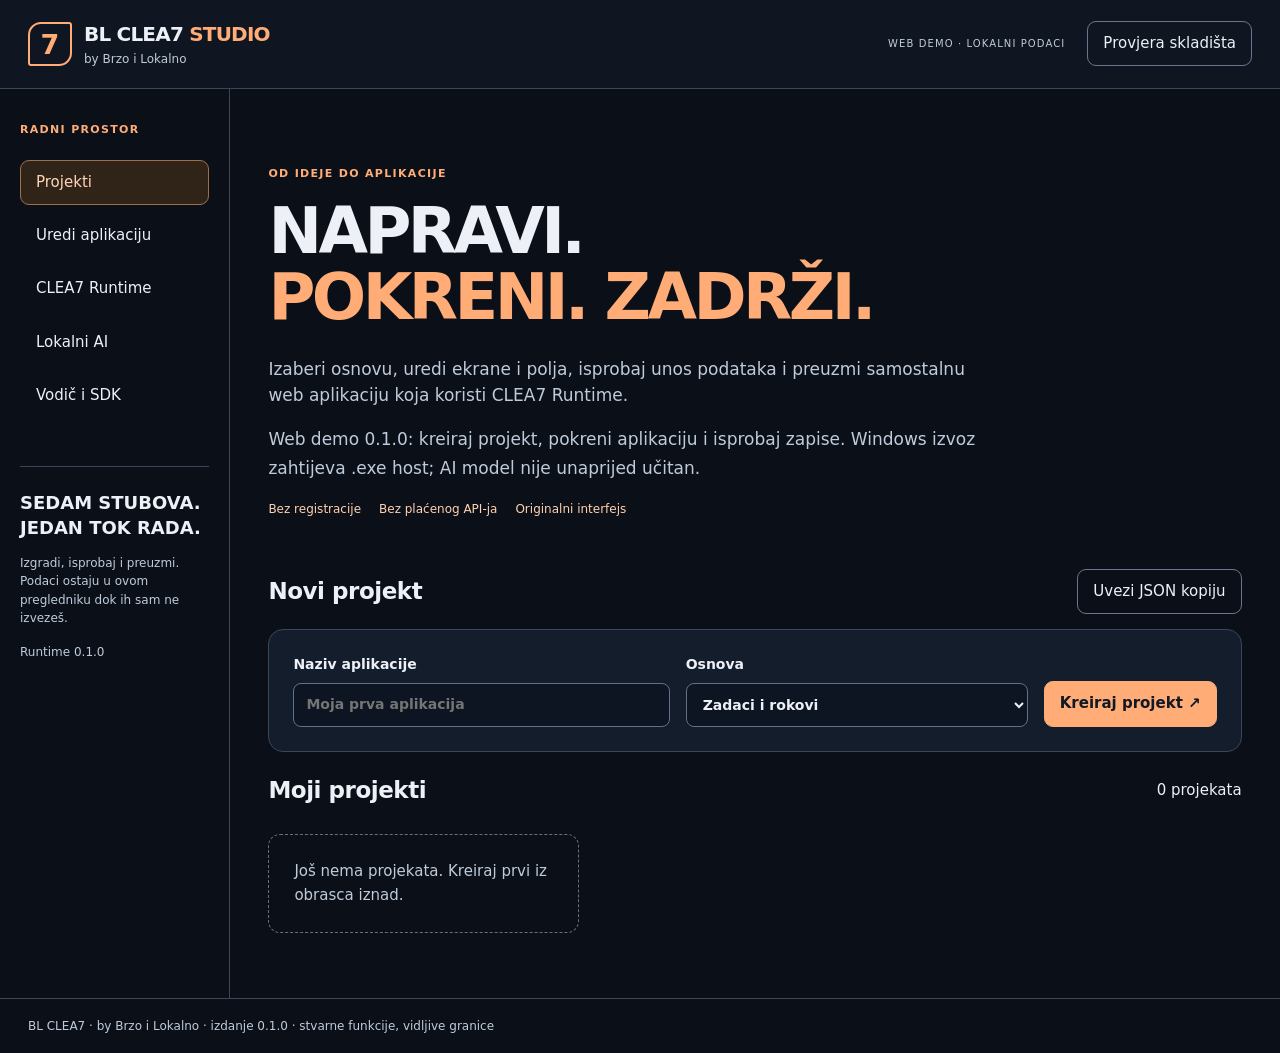
<file: clea7-demo/index.html>
<!doctype html><html lang="bs"><head><meta name="robots" content="noindex, nofollow"><meta charset="utf-8"><meta name="viewport" content="width=device-width,initial-scale=1"><meta name="theme-color" content="#0b1018"><meta name="description" content="BL CLEA7 Studio i Runtime — lokalni projekti, stvarne aplikacije i provjerljivo izvršavanje."><meta http-equiv="Content-Security-Policy" content="default-src 'self'; script-src 'self' 'wasm-unsafe-eval' https://esm.run https://cdn.jsdelivr.net; style-src 'self'; img-src 'self' data:; connect-src 'self' http://127.0.0.1:* https://esm.run https://cdn.jsdelivr.net https://huggingface.co https://*.huggingface.co https://*.xethub.hf.co https://raw.githubusercontent.com; worker-src 'self' blob:; object-src 'none'; base-uri 'none'; form-action 'none'"><link rel="icon" href="./icon.svg" type="image/svg+xml"><link rel="stylesheet" href="./studio.css"><title>BL CLEA7 Studio · by Brzo i Lokalno</title></head><body>
<a class="skip" href="#main">Preskoči navigaciju</a>
<header class="top"><a class="brand" href="./index.html"><span class="logo" aria-hidden="true">7</span><span><b>BL CLEA7 <em>STUDIO</em></b><small>by Brzo i Lokalno</small></span></a><span class="edition">WEB DEMO · LOKALNI PODACI</span><button id="storage-info" class="ghost" type="button">Provjera skladišta</button></header>
<div class="shell"><aside class="sidebar"><span class="eyebrow">RADNI PROSTOR</span><nav aria-label="Glavna navigacija"><button data-tab="projects" aria-pressed="true">Projekti</button><button data-tab="designer" aria-pressed="false">Uredi aplikaciju</button><button data-tab="runtime" aria-pressed="false">CLEA7 Runtime</button><button data-tab="ai" aria-pressed="false">Lokalni AI</button><button data-tab="guide" aria-pressed="false">Vodič i SDK</button></nav><div class="side-note"><b>SEDAM STUBOVA.<br>JEDAN TOK RADA.</b><p>Izgradi, isprobaj i preuzmi. Podaci ostaju u ovom pregledniku dok ih sam ne izvezeš.</p><span id="runtime-version">Runtime 0.1.0</span></div></aside>
<main id="main"><p id="global-status" role="status" aria-live="polite"></p>
<section id="tab-projects" class="panel"><div class="hero"><span class="eyebrow">OD IDEJE DO APLIKACIJE</span><h1>NAPRAVI.<br><em>POKRENI. ZADRŽI.</em></h1><p>Izaberi osnovu, uredi ekrane i polja, isprobaj unos podataka i preuzmi samostalnu web aplikaciju koja koristi CLEA7 Runtime.</p><p class="fine">Web demo 0.1.0: kreiraj projekt, pokreni aplikaciju i isprobaj zapise. Windows izvoz zahtijeva .exe host; AI model nije unaprijed učitan.</p><div class="hero-line"><span>Bez registracije</span><span>Bez plaćenog API-ja</span><span>Originalni interfejs</span></div></div>
<div class="section-head"><h2>Novi projekt</h2><button id="import-project" class="ghost" type="button">Uvezi JSON kopiju</button></div><form id="new-project-form" class="new-project"><label>Naziv aplikacije<input id="new-name" maxlength="120" placeholder="Moja prva aplikacija" required></label><label>Osnova<select id="new-kind"><option value="tasks">Zadaci i rokovi</option><option value="inventory">Zalihe i stavke</option><option value="orders">Radni nalozi</option><option value="contacts">Kontakti i bilješke</option></select></label><button class="primary" type="submit">Kreiraj projekt ↗</button></form><div class="section-head"><h2>Moji projekti</h2><span id="project-count"></span></div><div id="project-list" class="project-grid"></div></section>
<section id="tab-designer" class="panel" hidden><div class="section-head"><div><span class="eyebrow">UREĐIVANJE / STVARNA APLIKACIJA</span><h1 id="designer-title">Otvori projekt</h1></div><div class="actions"><button id="undo" type="button">Poništi</button><button id="redo" type="button">Vrati</button><button id="save-project" class="primary" type="button">Sačuvaj projekt</button></div></div><div id="designer-empty" class="empty">Kreiraj ili otvori projekt u rubrici Projekti.</div><div id="designer-content" hidden><div class="actions toolbar"><button id="run-app" class="primary" type="button">Pokreni aplikaciju ↗</button><button id="export-html" type="button">Preuzmi aplikaciju · HTML</button><button id="export-json" type="button">Projekt + podaci · JSON</button><button id="history" type="button">Prethodne verzije</button><button id="export-windows" type="button">Windows paket</button></div>
<div class="design-grid"><div class="editor-card"><h2>Identitet</h2><label>Naziv<input id="app-name" maxlength="120"></label><label>Opis<textarea id="app-description" maxlength="1000" rows="3"></textarea></label><label>Akcent<select id="app-accent"><option value="#ffac77">Topla narandžasta</option><option value="#79c9ff">Plava</option><option value="#bda3ff">Ljubičasta</option><option value="#6ee7b7">Zelena</option><option value="#fb91bd">Ružičasta</option></select></label><h2>Ekrani</h2><label>Odabrani ekran<select id="screen-picker"></select></label><label>Naziv ekrana<input id="screen-name" maxlength="120"></label><div class="actions"><button id="add-screen" type="button">Dodaj ekran</button><button id="remove-screen" type="button">Ukloni ekran</button></div><p class="fine">Promjena naziva zadržava identitet. Uklanjanje polja skriva njegove ranije vrijednosti; kopija podataka ih zadržava.</p></div>
<div class="editor-card"><div class="section-head"><h2>Polja i pravila</h2><button id="add-field" type="button">Dodaj polje</button></div><div id="field-list"></div><details><summary>Napredno: deklarativni projekt</summary><label>JSON projekta<textarea id="schema-editor" spellcheck="false" rows="16"></textarea></label><button id="apply-schema" type="button">Provjeri i primijeni JSON</button><p class="fine">Format ne izvršava proizvoljni JavaScript, HTML ili sistemske naredbe.</p></details></div></div><div class="editor-card"><h2>Pregled aktivnog ekrana</h2><div id="screen-preview"></div><p class="fine">Za stvarni unos, spremanje, pretragu i izvoz koristi Pokreni aplikaciju.</p></div></div></section>
<section id="tab-runtime" class="panel" hidden><span class="eyebrow">JEZGRA / BL CLEA7 RUNTIME</span><h1>VIDI ŠTA<br><em>ZAISTA RADI.</em></h1><div class="actions"><button id="refresh-runtime" type="button">Osvježi stanje</button><button id="run-lab" class="primary" type="button">Pokreni dokaz cachea i izolacije</button><button id="clear-cache" type="button">Obriši cache</button><label class="check"><input id="eco-mode" type="checkbox">Štedljivi režim: bez novih cache upisa</label></div><p class="fine">Štedljivi režim nije dokaz manje potrošnje baterije. Mjerenja energije zahtijevaju stvarni uređaj.</p><div id="runtime-metrics" class="metric-grid"></div><div id="pillars" class="pillar-grid"></div><div id="native-runtime-panel" class="editor-card" hidden><h2>Windows procesni runtime</h2><p>Ovo je stanje SDK jezgre u .exe hostu. Browser poslovi iznad imaju zaseban izvršni adapter.</p><button id="native-proof" type="button">Provjeri dvije aplikacije na Windows jezgri</button><pre id="native-state">Provjera nije pokrenuta.</pre></div><h2>Laboratorij</h2><pre id="lab-results">Dokaz još nije pokrenut.</pre><h2>Zadaci</h2><div id="task-list"></div><h2>Dnevnik odluka</h2><div id="runtime-log"></div></section>
<section id="tab-ai" class="panel" hidden><span class="eyebrow">AI / LOKALNA OBRADA</span><h1>ASISTENT.<br><em>TI ODLUČUJEŠ.</em></h1><p>AI može predložiti strukturu aplikacije i objasniti projekt. Prijedlog se provjerava i primjenjuje tek kada ga prihvatiš. Model može pogriješiti.</p><div id="native-ai-panel" class="editor-card" hidden><h2>Windows lokalni CPU model</h2><p>Za računare bez WebGPU možeš povezati lokalni llama-server. Model se ne šalje vanjskom AI servisu; njegovo instaliranje je zaseban korak.</p><label>Adresa lokalnog modela<input id="native-ai-url" value="http://127.0.0.1:8081"></label><label>Identitet modela<input id="native-ai-model" placeholder="local"></label><button id="connect-native-ai" type="button">Provjeri lokalni CPU model</button></div><div class="editor-card"><h2>Model u pregledniku</h2><p>Qwen2.5 0.5B uz WebLLM. Zahtijeva WebGPU i preuzimanje velikih modelskih datoteka. Na starijem laptopu možda neće raditi; osnovni Studio ne zahtijeva AI.</p><label class="check"><input id="ai-consent" type="checkbox">Želim preuzeti izvršno okruženje i model s CDN-a i Hugging Facea. Obrada upita je lokalna; tim servisima se šalju zahtjevi za datoteke.</label><div class="actions"><button id="load-ai" class="primary" type="button">Provjeri uređaj i učitaj model</button><button id="unload-ai" type="button">Oslobodi model iz memorije</button><button id="delete-ai-cache" type="button">Obriši preuzete AI datoteke</button></div><p id="ai-status" role="status">Model nije učitan. Nema automatskog preuzimanja.</p></div><form id="ai-form" class="editor-card"><label>Šta želiš napraviti ili promijeniti?<textarea id="ai-prompt" maxlength="6000" rows="5" placeholder="Aplikacija za knjige: naslov, autor, datum čitanja i bilješka." required></textarea></label><div class="actions"><button id="ask-ai" class="primary" type="submit">Pitaj lokalni AI</button><button id="design-ai" type="button">Predloži izmjenu otvorenog projekta</button></div><pre id="ai-answer">Odgovor se prikazuje samo nakon stvarnog izvršavanja modela.</pre><button id="apply-ai" type="button" hidden>Pregledaj i prihvati prijedlog</button></form></section>
<section id="tab-guide" class="panel" hidden><span class="eyebrow">KORIŠTENJE / ODGOVORNOST</span><h1>TVORAC SI.<br><em>ZADRŽI KONTROLU.</em></h1><div class="guide-grid"><article class="editor-card"><h2>Prva aplikacija</h2><ol><li>Kreiraj projekt iz stvarnog predloška.</li><li>Promijeni naziv, ekrane i polja.</li><li>Sačuvaj, pa pokreni aplikaciju.</li><li>Dodaj zapis, uredi ga i provjeri pretragu.</li><li>Preuzmi HTML i JSON kopiju; otvori HTML iz foldera.</li></ol><p>HTML radi samostalno s ugrađenim CLEA7 runtimeom. Podaci su odvojeni po pregledniku i domeni. JSON kopija služi za prenos i oporavak.</p></article><article class="editor-card"><h2>SDK za web aplikacije</h2><pre>const runtime = new CLEA7.Runtime();
const result = await runtime.run(
  'moja-aplikacija', 'table.stats',
  {rows: [{iznos: 15}, {iznos: 25}]},
  {dependencies: {schema: 1}}
);</pre><p>Operacije: text.transform, data.filter, table.stats. Ulazi, verzije, zavisnosti i prostor aplikacije ulaze u identitet cachea. Nema izvršavanja proizvoljnog koda iz projekta.</p><button id="download-sdk" type="button">Preuzmi browser SDK</button></article><article class="editor-card"><h2>Privatnost i granice</h2><p>Projektni podaci ostaju lokalno. Nema analitike, računa, plaćenih API-ja ili automatskog slanja sadržaja. AI datoteke preuzimaju se samo nakon pristanka. AI koristi resurse.</p><p>Web Worker odvaja posao od interfejsa, ali nije potpuna sigurnosna granica za nepouzdan kod. Nema potvrđenog per-worker RAM ograničenja, tvrdnje o nultoj energiji ili garantovane novosti.</p></article><article class="editor-card"><h2>Originalnost i licence</h2><p>Studio, projektni format i koordinacioni kod napisani su za ovaj projekt. Korištenje standardnih browser i Windows funkcija nije kopiranje izvornog koda tih sistema.</p><p>Opcioni AI koristi WebLLM (Apache-2.0) i Qwen2.5 0.5B (Apache-2.0); to nisu naši modeli. Potrebne obavijesti prate distribuciju. Naziv CLEA7 još nije pravno odobren.</p></article></div></section>
</main></div><footer class="bottom">BL CLEA7 · by Brzo i Lokalno · izdanje 0.1.0 · stvarne funkcije, vidljive granice</footer>
<dialog id="review-dialog" aria-labelledby="review-title"><h2 id="review-title">Pregled</h2><div id="review-content"></div><div class="actions"><button id="review-accept" class="primary" type="button">Prihvati</button><button id="review-close" type="button">Zatvori</button></div></dialog>
<input id="file-import" type="file" accept=".json" hidden>
<script src="./runtime.js" defer></script><script src="./schema.js" defer></script><script src="./app.js" defer></script><script src="./ai-browser.js" defer></script><script src="./studio.js" defer></script></body></html>
</file>
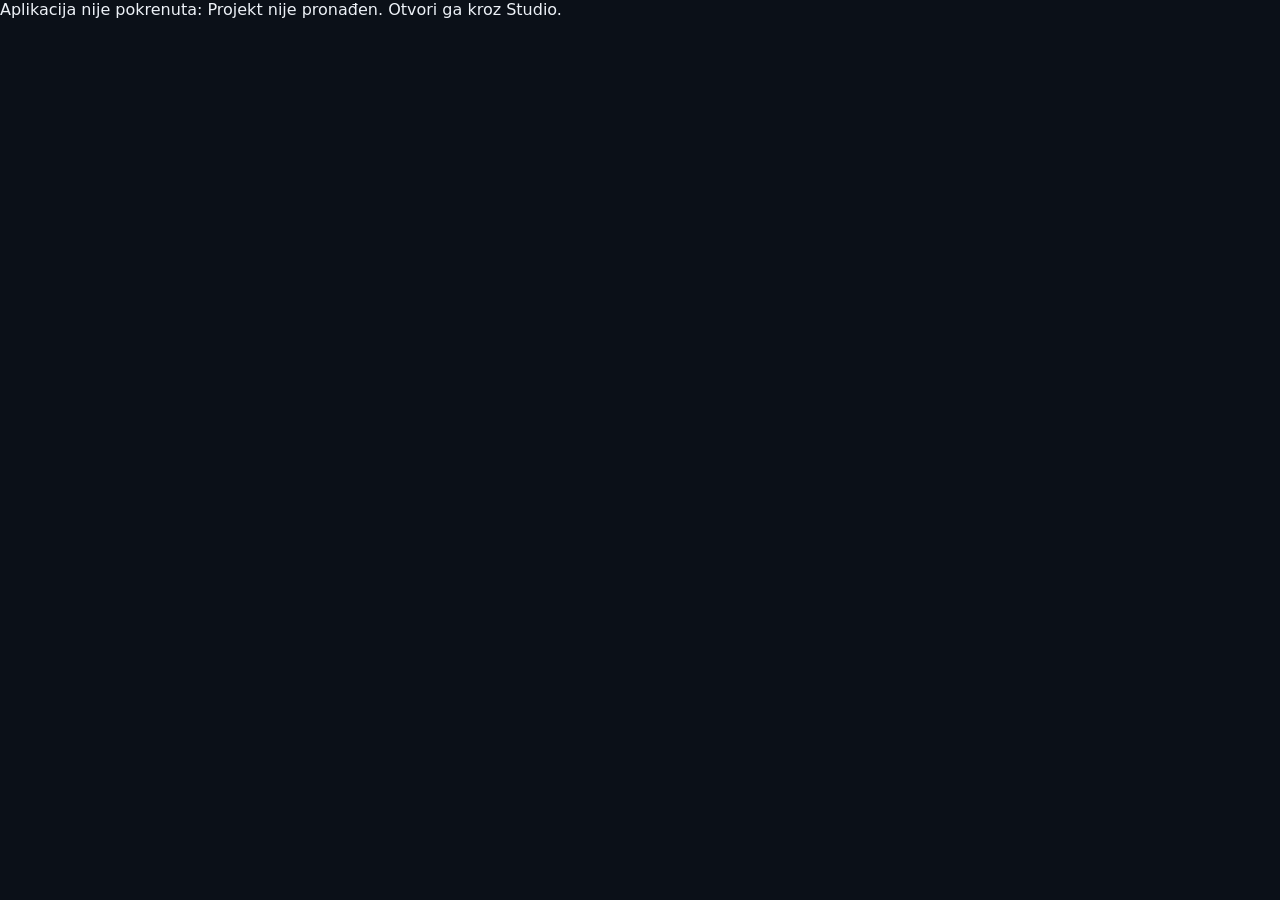
<file: clea7-demo/app.html>
<!doctype html><html lang="bs"><head><meta name="robots" content="noindex, nofollow"><meta charset="utf-8"><meta name="viewport" content="width=device-width,initial-scale=1"><link rel="icon" href="./icon.svg"><link rel="stylesheet" href="./app.css"><title>CLEA7 aplikacija</title></head><body><p>Provjera projekta…</p><script src="./runtime.js" defer></script><script src="./schema.js" defer></script><script src="./app.js" defer></script><script src="./app-bootstrap.js" defer></script></body></html>
</file>
<file: clea7-demo/studio.css>
:root{color-scheme:dark;--bg:#0b1018;--card:#141d2b;--line:#3b465a;--ink:#edf1f7;--muted:#bfcbda;--accent:#ffac77;font:15px/1.55 system-ui,-apple-system,BlinkMacSystemFont,'Segoe UI',sans-serif}*{box-sizing:border-box}body{margin:0;background:var(--bg);color:var(--ink)}a{color:inherit;text-decoration:none}button,input,textarea,select{font:inherit;color:inherit}button{min-height:44px;border:1px solid #69778e;background:#192335;border-radius:9px;padding:10px 15px;cursor:pointer}button:hover{background:#243149}button.primary{background:var(--accent);border-color:var(--accent);color:#111925;font-weight:750}button.ghost{background:transparent}button:disabled{opacity:.55;cursor:default}input,select,textarea{width:100%;min-height:44px;border:1px solid #637188;border-radius:8px;background:#0d1522;padding:10px 12px}textarea{resize:vertical}label{display:grid;gap:7px;font-size:14px;font-weight:650}label.check{display:flex;gap:10px;align-items:start;font-weight:400}label.check input{width:18px;min-height:18px;accent-color:var(--accent);margin-top:4px}button:focus-visible,a:focus-visible,input:focus-visible,textarea:focus-visible,select:focus-visible,summary:focus-visible{outline:3px solid #ffe9a0;outline-offset:4px}.skip{position:fixed;top:-100px;background:#ffac77;color:#111;padding:12px;z-index:10}.skip:focus{top:10px}.top{display:flex;align-items:center;gap:22px;padding:19px 28px;border-bottom:1px solid var(--line);background:#0f1621}.brand{display:flex;gap:12px;align-items:center}.brand b{font-size:20px;letter-spacing:-.04em}.brand em{font-style:normal;color:var(--accent)}.brand small{display:block;font-size:12px;color:var(--muted)}.logo{display:grid;place-items:center;width:44px;height:44px;border:2px solid var(--accent);border-radius:13px 3px 13px 3px;color:var(--accent);font-weight:900;font-size:27px}.edition{margin-left:auto;font-size:10px;letter-spacing:.11em;color:var(--muted)}.shell{display:grid;grid-template-columns:230px minmax(0,1fr);min-height:calc(100vh - 145px)}.sidebar{padding:28px 20px;border-right:1px solid var(--line)}.eyebrow{font-size:11px;letter-spacing:.12em;color:var(--accent);font-weight:750}.sidebar nav{display:grid;gap:8px;margin:20px 0}.sidebar nav button{text-align:left;background:transparent;border-color:transparent}.sidebar nav button[aria-pressed=true]{background:#302419;border-color:#9c704c;color:#ffd5b6}.side-note{margin-top:48px;border-top:1px solid var(--line);padding-top:24px}.side-note b{font-size:18px;line-height:1.3}.side-note p,.side-note span{font-size:12px;color:var(--muted)}main{min-width:0;padding:24px clamp(20px,3vw,50px) 50px}.panel{max-width:1380px;margin:auto}.panel[hidden]{display:none}h1{font-size:clamp(34px,5vw,65px);line-height:1.03;letter-spacing:-.055em;margin:15px 0 25px}h1 em{font-style:normal;color:var(--accent)}h2{font-size:23px;line-height:1.2;letter-spacing:-.02em}h3{font-size:21px;line-height:1.3}.hero{padding:15px 0 25px}.hero p{max-width:710px;color:var(--muted);font-size:17px}.hero-line{display:flex;gap:18px;flex-wrap:wrap;color:#ffd2b1;font-size:12px}.section-head{display:flex;gap:15px;justify-content:space-between;align-items:center;flex-wrap:wrap;margin:25px 0 15px}.section-head h1{font-size:36px;margin:10px 0}.section-head h2{margin:0}.actions{display:flex;gap:10px;flex-wrap:wrap;align-items:center}.toolbar{padding:16px 0 24px}.new-project{display:grid;grid-template-columns:1.1fr 1fr auto;align-items:end;gap:16px;padding:24px;background:var(--card);border:1px solid var(--line);border-radius:15px}.project-grid{display:grid;grid-template-columns:repeat(3,minmax(0,1fr));gap:20px}.project-card,.editor-card,.pillar{padding:24px;border:1px solid var(--line);border-radius:15px;background:var(--card);min-width:0}.project-card .actions{margin-top:20px}.project-card h3,.project-card p{overflow-wrap:anywhere}.project-card p,.fine{color:var(--muted);font-size:13px;line-height:1.7}.design-grid{display:grid;grid-template-columns:minmax(260px,.7fr) minmax(0,1.3fr);gap:22px;margin-bottom:22px}.editor-card label{margin:14px 0}.editor-card>p{color:var(--muted);line-height:1.75}.field-row{padding:17px;margin-bottom:14px;background:#0e1623;border:1px solid #465268;border-radius:11px}.field-top{display:flex;align-items:center;gap:8px;flex-wrap:wrap}.field-top b{margin-right:auto}.field-settings{display:grid;grid-template-columns:1fr 1fr;gap:12px}.field-settings label{margin:9px 0}.field-row button{min-height:40px;padding:6px 11px}.empty{padding:25px;border:1px dashed #637188;border-radius:12px;color:var(--muted)}.preview-fields{display:grid;grid-template-columns:1fr 1fr;gap:18px}.metric-grid{display:grid;grid-template-columns:repeat(4,minmax(0,1fr));gap:14px;margin:25px 0}.metric{padding:20px;border:1px solid var(--line);border-radius:12px}.metric b{display:block;color:var(--accent);font-size:29px}.metric span{font-size:12px;color:var(--muted)}.pillar-grid{display:grid;grid-template-columns:repeat(3,minmax(0,1fr));gap:14px}.pillar strong{font-size:16px}.pillar p{font-size:12px;color:var(--muted)}.task,.log-line{border-bottom:1px solid var(--line);padding:12px 0;display:flex;gap:12px;align-items:center;flex-wrap:wrap}.task span,.log-line span{color:var(--muted);font-size:12px}.task b,.log-line b{font-size:13px}.guide-grid{display:grid;grid-template-columns:1fr 1fr;gap:22px}pre{white-space:pre-wrap;overflow-wrap:anywhere;padding:20px;background:#090f18;border:1px solid #465268;border-radius:10px;font:13px/1.65 ui-monospace,monospace}details{margin-top:20px}summary{cursor:pointer;min-height:44px;padding-block:10px;color:#ffd4b4}#global-status{min-height:23px;margin:0 0 10px;color:#ffd4b4;font-size:13px}dialog{color:var(--ink);background:#131d2c;border:1px solid #7a889d;border-radius:15px;max-width:800px;width:calc(100% - 32px);max-height:85vh;overflow:auto;padding:26px}dialog::backdrop{background:#000a}.bottom{border-top:1px solid var(--line);padding:18px 28px;color:var(--muted);font-size:12px}@media(max-width:1100px){.project-grid,.pillar-grid{grid-template-columns:repeat(2,minmax(0,1fr))}.edition{display:none}.design-grid{grid-template-columns:1fr}.metric-grid{grid-template-columns:repeat(2,minmax(0,1fr))}}@media(max-width:760px){.shell{grid-template-columns:1fr}.sidebar{border-right:0;border-bottom:1px solid var(--line);padding:12px 18px}.sidebar>.eyebrow,.side-note{display:none}.sidebar nav{display:flex;overflow:auto;margin:0;padding:5px;gap:5px}.sidebar nav button{white-space:nowrap}.top{padding:16px 18px;gap:12px;flex-wrap:wrap}.top>button{margin-left:auto}.brand b{font-size:18px}main{padding:20px 18px 35px}.new-project,.project-grid,.pillar-grid,.guide-grid,.preview-fields,.field-settings{grid-template-columns:1fr}.new-project{padding:20px}.editor-card,.project-card{padding:20px}.metric-grid{gap:10px}.metric{padding:14px}.metric b{font-size:25px}.hero-line{gap:12px}.actions button{flex-grow:1}.bottom{padding:16px 18px}}@media(prefers-reduced-motion:reduce){*{scroll-behavior:auto!important}}

/* Grid children must be allowed to shrink on narrow screens. */
.sidebar,.panel,.new-project>*,.guide-grid>*,.field-settings>*{min-width:0}button{overflow-wrap:anywhere;max-width:100%}.task b,.log-line b,.task span,.log-line span{overflow-wrap:anywhere;min-width:0}@media(max-width:760px){.shell{grid-template-columns:minmax(0,1fr)}.sidebar nav{max-width:100%}.sidebar nav button{flex-shrink:0}}
</file>
<file: clea7-demo/app.css>
:root{color-scheme:dark;font-family:system-ui,sans-serif;background:#0b1018;color:#edf1f7}*{box-sizing:border-box}body{margin:0}header,main,footer{max-width:1200px;margin:auto;padding:24px}header{border-bottom:1px solid #394254}h1{font-size:clamp(28px,5vw,46px);margin:8px 0}p{line-height:1.7;color:#c0cad8}nav,.actions{display:flex;gap:10px;flex-wrap:wrap}button,input,select,textarea{font:inherit;border:1px solid #59657a;border-radius:9px;padding:11px;background:#151e2c;color:inherit}button{cursor:pointer;min-height:44px}button.primary{background:var(--accent,#ffac77);color:#101722;font-weight:700}button:focus-visible,input:focus-visible,select:focus-visible,textarea:focus-visible{outline:3px solid #fff0a8;outline-offset:3px}label{display:grid;gap:8px;font-weight:600}textarea{min-height:90px;resize:vertical}form{display:grid;grid-template-columns:repeat(2,minmax(0,1fr));gap:18px;margin:24px 0}.wide{grid-column:1/-1}.table-scroll{overflow:auto}table{width:100%;border-collapse:collapse}th,td{padding:14px 10px;text-align:left;border-bottom:1px solid #394254;max-width:300px;overflow-wrap:anywhere}#app-status{min-height:24px;color:#ffd0a8}.muted{font-size:13px;color:#bac5d4}.empty{border:1px dashed #566278;padding:24px;border-radius:12px}@media(max-width:650px){form{grid-template-columns:1fr}header,main,footer{padding:18px}th,td{padding:10px}}@media print{nav,.actions,form,button,#app-search{display:none}body{background:#fff;color:#000}p,footer{color:#333}}
</file>
